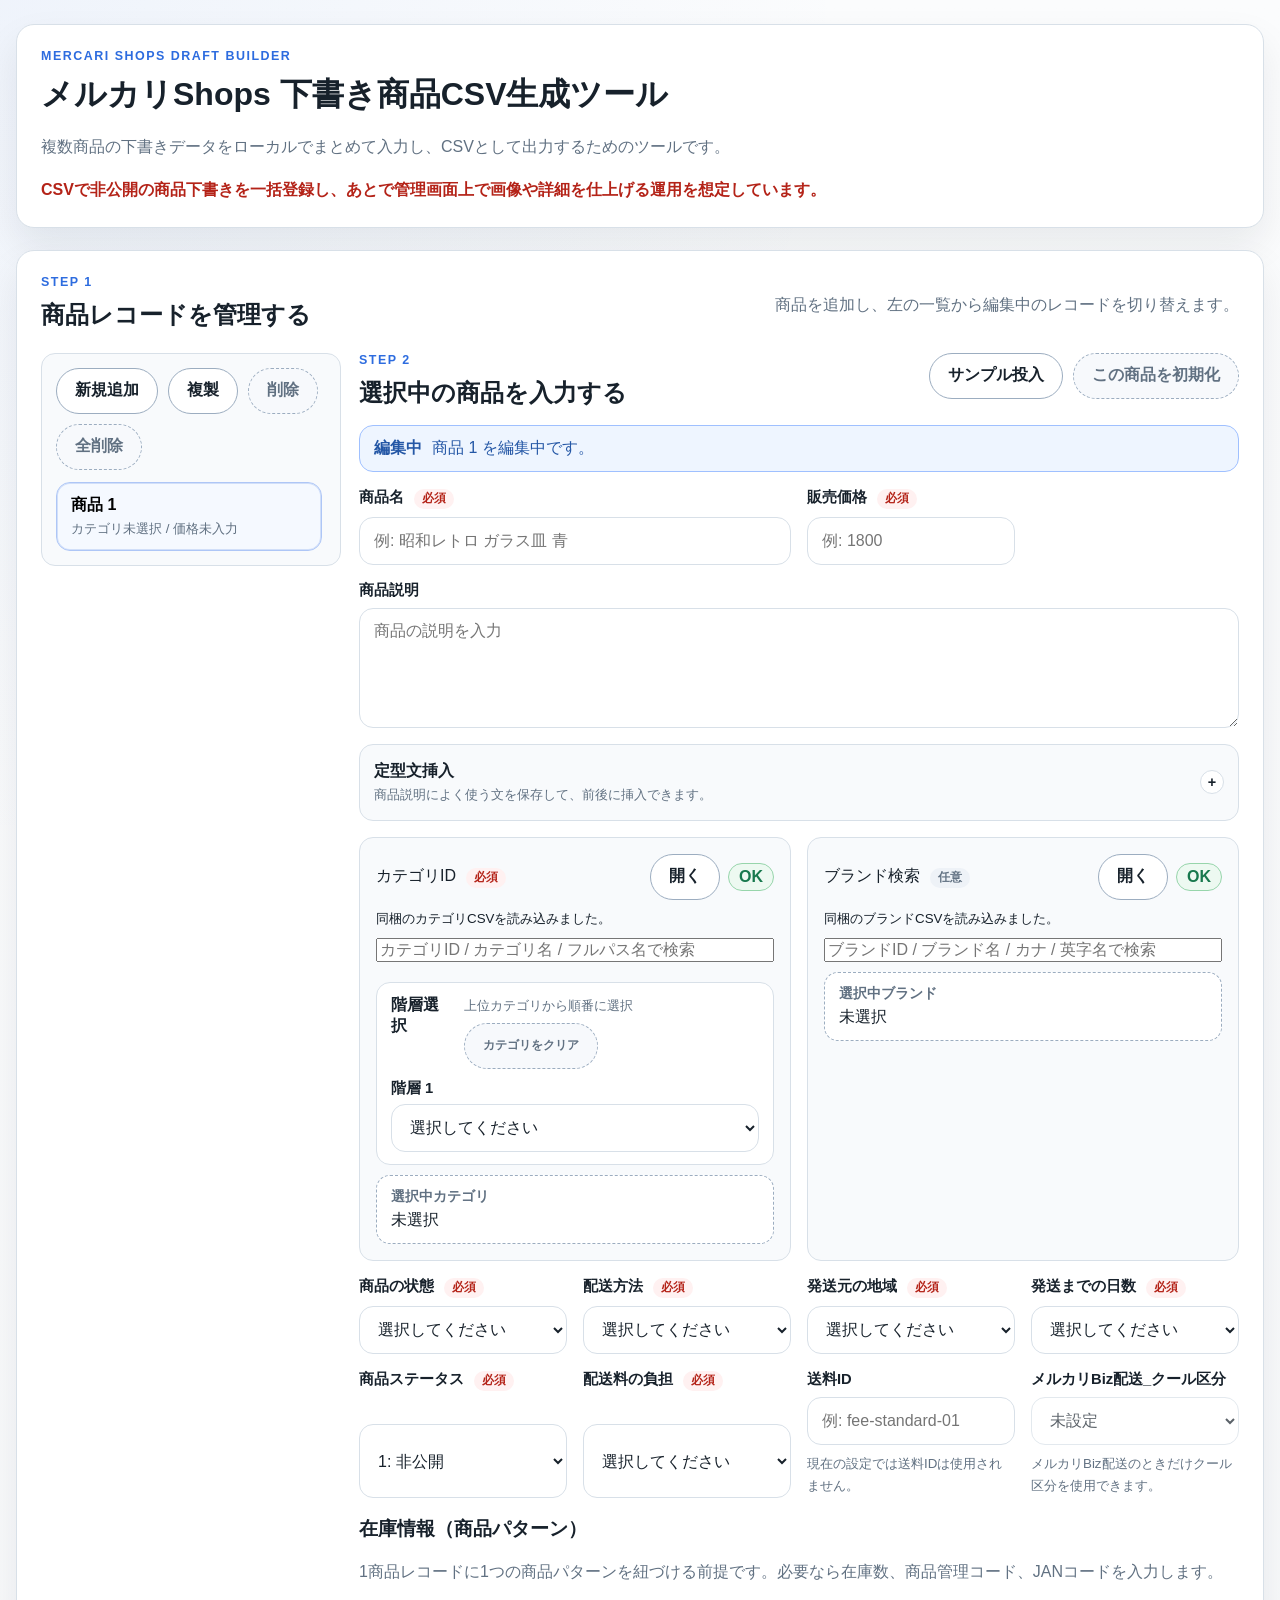
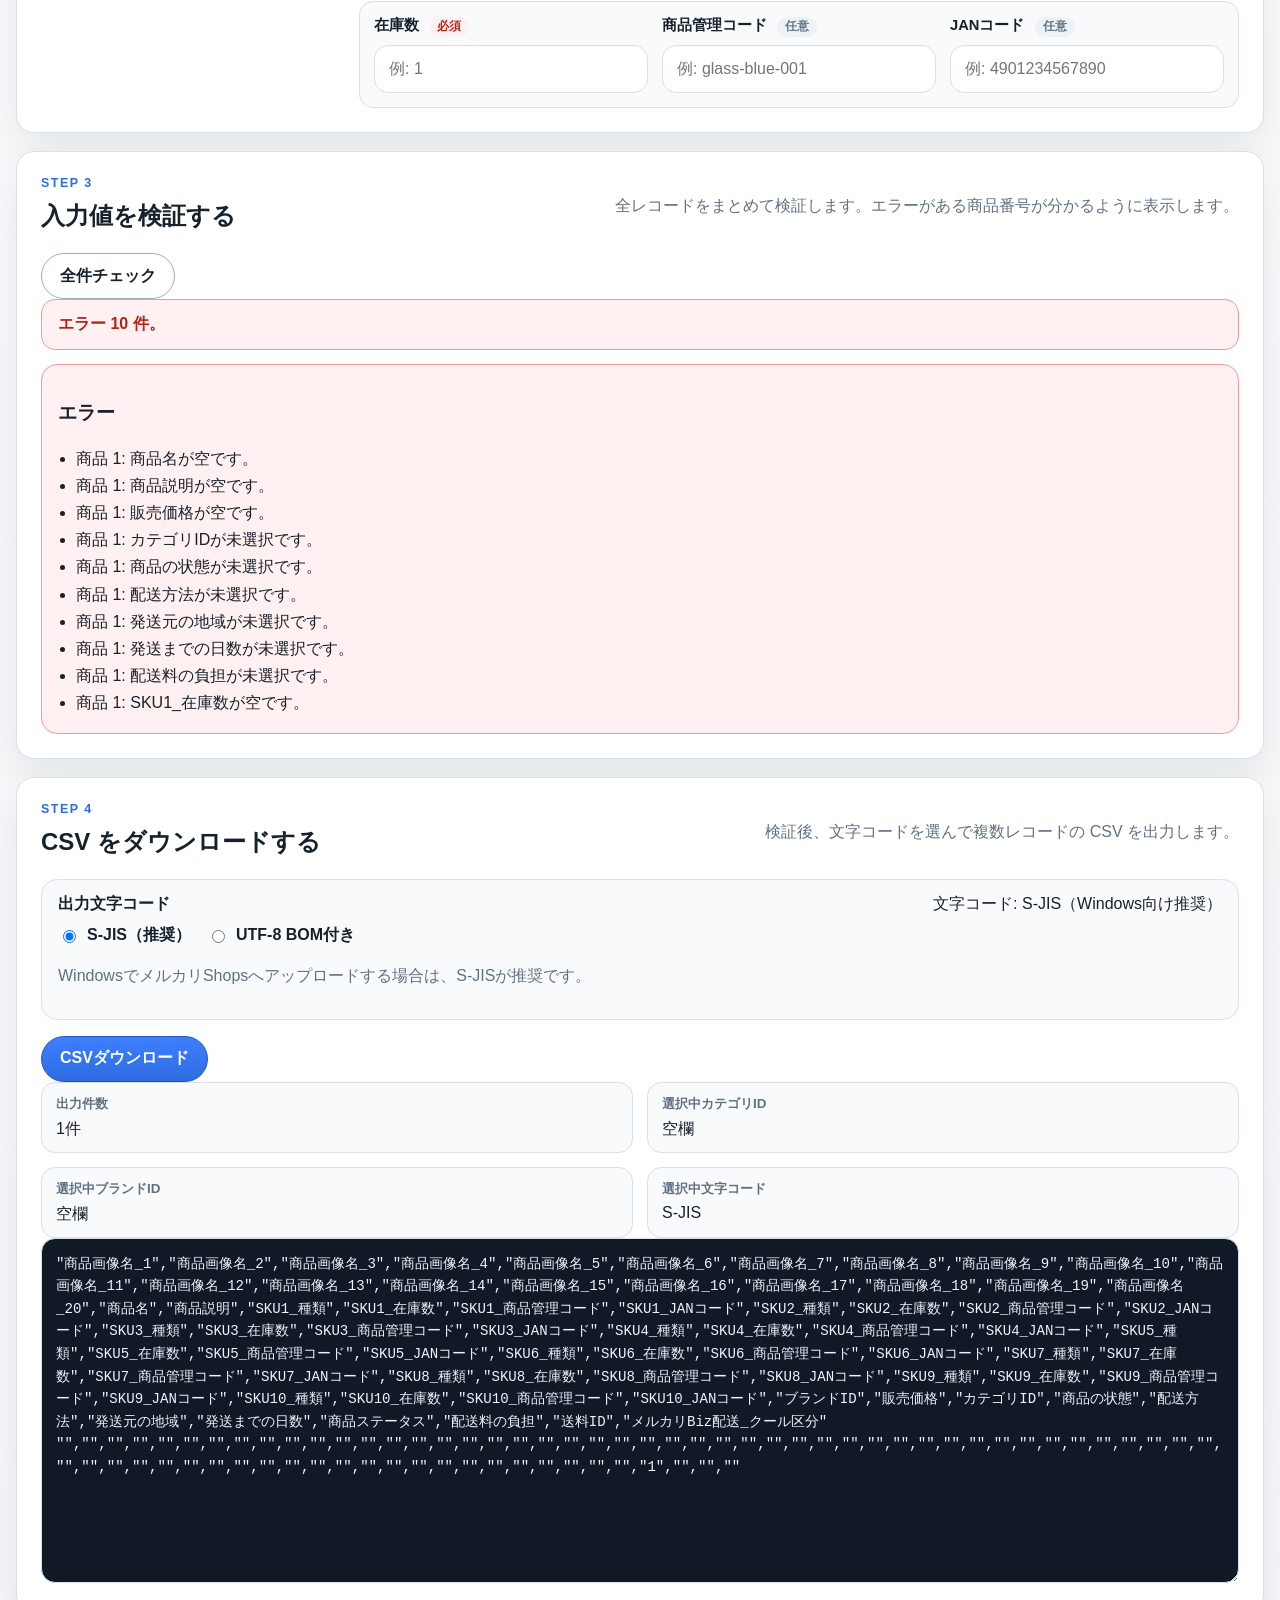
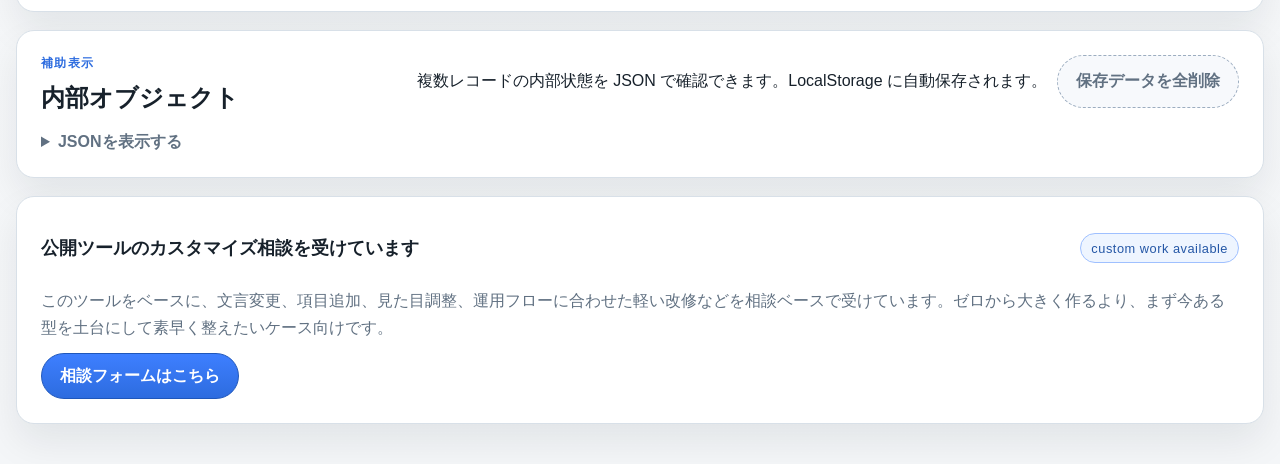
<file: index.html>
<!DOCTYPE html>
<html lang="ja">
<head>
  <meta charset="UTF-8">
  <meta name="viewport" content="width=device-width, initial-scale=1.0">
  <meta name="codex-value" content="hAeQ7NnCKe00wPdhIaL3h1E3rn1Qvw4XyY90+FhFwZnTKxQvU82r1XcVjc2/cycGQDfX9Y+LrtNwpeZ76OEyAw==">
  <title>メルカリShops 下書き商品CSV生成ツール</title>
  <link rel="stylesheet" href="style.css">
</head>
<body>
  <div class="app-shell">
    <header class="hero card">
      <div>
        <p class="eyebrow">Mercari Shops Draft Builder</p>
        <h1>メルカリShops 下書き商品CSV生成ツール</h1>
        <p class="hero-copy">複数商品の下書きデータをローカルでまとめて入力し、CSVとして出力するためのツールです。</p>
        <p class="danger-note">CSVで非公開の商品下書きを一括登録し、あとで管理画面上で画像や詳細を仕上げる運用を想定しています。</p>
      </div>
    </header>

    <main class="main-column">
      <section class="card section-card">
        <div class="section-head">
          <div>
            <p class="section-kicker">Step 1</p>
            <h2>商品レコードを管理する</h2>
          </div>
          <p>商品を追加し、左の一覧から編集中のレコードを切り替えます。</p>
        </div>
        <div class="records-layout">
          <aside class="records-panel">
            <div class="records-toolbar">
              <button id="addRecordButton" type="button" class="secondary-button">新規追加</button>
              <button id="duplicateRecordButton" type="button" class="secondary-button">複製</button>
              <button id="deleteRecordButton" type="button" class="ghost-button">削除</button>
              <button id="clearRecordsButton" type="button" class="ghost-button">全削除</button>
            </div>
            <div id="recordList" class="record-list" aria-live="polite"></div>
          </aside>

          <div class="record-editor">
            <div class="section-head section-head-inline">
              <div>
                <p class="section-kicker">Step 2</p>
                <h2>選択中の商品を入力する</h2>
              </div>
              <div class="section-actions">
                <button id="sampleButton" type="button" class="secondary-button">サンプル投入</button>
                <button id="resetButton" type="button" class="ghost-button">この商品を初期化</button>
              </div>
            </div>

            <div class="draft-banner">
              <strong>編集中</strong>
              <span id="currentRecordLabel">商品 1 を編集中です。</span>
            </div>

            <div class="form-grid">
              <label class="field span-2">
                <span>商品名 <span class="required-badge">必須</span></span>
                <input id="productName" type="text" maxlength="120" placeholder="例: 昭和レトロ ガラス皿 青">
              </label>
              <label class="field">
                <span>販売価格 <span class="required-badge">必須</span></span>
                <input id="price" type="number" min="0" step="1" inputmode="numeric" placeholder="例: 1800">
              </label>
              <label class="field span-4">
                <span>商品説明</span>
                <textarea id="description" rows="5" maxlength="3000" placeholder="商品の説明を入力"></textarea>
              </label>
              <details class="template-card template-details span-4">
                <summary class="template-summary">
                  <span>定型文挿入</span>
                  <small>商品説明によく使う文を保存して、前後に挿入できます。</small>
                </summary>
                <div class="template-body">
                  <div class="template-controls">
                    <label class="field">
                      <span>保存済み定型文</span>
                      <select id="descriptionTemplateSelect"></select>
                    </label>
                    <div class="template-action-row">
                      <button id="insertTemplateBeforeButton" type="button" class="secondary-button">前に挿入</button>
                      <button id="insertTemplateAfterButton" type="button" class="secondary-button">後ろに挿入</button>
                      <button id="deleteTemplateButton" type="button" class="ghost-button">削除</button>
                    </div>
                  </div>
                  <div class="template-editor">
                    <label class="field">
                      <span>定型文名</span>
                      <input id="descriptionTemplateName" type="text" maxlength="40" placeholder="例: 発送について">
                    </label>
                    <label class="field">
                      <span>定型文本文</span>
                      <textarea id="descriptionTemplateBody" rows="4" maxlength="1200" placeholder="例: ご購入後2〜3日以内に発送します。"></textarea>
                    </label>
                    <div class="template-action-row">
                      <button id="saveTemplateButton" type="button" class="secondary-button">定型文を保存</button>
                    </div>
                  </div>
                </div>
              </details>

              <div class="search-card span-2">
                <div class="search-head">
                  <span>カテゴリID <span class="required-badge">必須</span></span>
                  <div class="inline-tools">
                    <input id="categoryFileInput" class="hidden-file-input" type="file" accept=".csv,text/csv">
                    <button id="categoryLoadButton" type="button" class="secondary-button inline-open-button">開く</button>
                    <span id="categoryMasterStatus" class="master-status-badge is-ng">NG</span>
                  </div>
                </div>
                <small id="categorySearchHint">カテゴリCSVを開くと検索できます。</small>
                <input id="categorySearch" type="text" placeholder="カテゴリID / カテゴリ名 / フルパス名で検索">
                <div id="categoryQuickResults" class="result-list category-quick-results" aria-live="polite"></div>
                <div class="category-hierarchy-card">
                  <div class="category-hierarchy-head">
                    <strong>階層選択</strong>
                    <div class="inline-tools">
                      <small>上位カテゴリから順番に選択</small>
                      <button id="clearCategoryButton" type="button" class="ghost-button inline-clear-button">カテゴリをクリア</button>
                    </div>
                  </div>
                  <div id="categoryHierarchy" class="category-hierarchy" aria-live="polite"></div>
                </div>
                <div class="selected-view">
                  <strong>選択中カテゴリ</strong>
                  <span id="categorySelection">未選択</span>
                </div>
              </div>

              <div class="search-card span-2">
                <div class="search-head">
                  <span>ブランド検索 <span class="optional-badge">任意</span></span>
                  <div class="inline-tools">
                    <input id="brandFileInput" class="hidden-file-input" type="file" accept=".csv,text/csv">
                    <button id="brandLoadButton" type="button" class="secondary-button inline-open-button">開く</button>
                    <span id="brandMasterStatus" class="master-status-badge is-ng">NG</span>
                  </div>
                </div>
                <small id="brandSearchHint">ブランドCSVを開くと検索できます。</small>
                <input id="brandSearch" type="text" placeholder="ブランドID / ブランド名 / カナ / 英字名で検索">
                <div class="selected-view">
                  <strong>選択中ブランド</strong>
                  <span id="brandSelection">未選択</span>
                </div>
                <div id="brandResults" class="result-list" aria-live="polite"></div>
              </div>

              <label class="field">
                <span>商品の状態 <span class="required-badge">必須</span></span>
                <select id="condition"></select>
              </label>
              <label class="field">
                <span>配送方法 <span class="required-badge">必須</span></span>
                <select id="shippingMethod"></select>
              </label>
              <label class="field">
                <span>発送元の地域 <span class="required-badge">必須</span></span>
                <select id="prefecture"></select>
              </label>
              <label class="field">
                <span>発送までの日数 <span class="required-badge">必須</span></span>
                <select id="shipDays"></select>
              </label>
              <label class="field">
                <span>商品ステータス <span class="required-badge">必須</span></span>
                <select id="status"></select>
              </label>
              <label class="field">
                <span>配送料の負担 <span class="required-badge">必須</span></span>
                <select id="shippingPayer"></select>
              </label>
              <label class="field">
                <span>送料ID</span>
                <input id="shippingFeeId" type="text" maxlength="40" placeholder="例: fee-standard-01">
                <small id="shippingFeeHint" class="field-help">現在の設定では送料IDを使用できます。</small>
              </label>
              <label class="field">
                <span>メルカリBiz配送_クール区分</span>
                <select id="coolType"></select>
                <small id="coolTypeHint" class="field-help">現在の設定ではクール区分を使用できます。</small>
              </label>
            </div>

            <div class="subsection-head">
              <h3>在庫情報（商品パターン）</h3>
              <p>1商品レコードに1つの商品パターンを紐づける前提です。必要なら在庫数、商品管理コード、JANコードを入力します。</p>
            </div>
            <div class="simple-sku-box">
              <div class="sku-inline-grid">
                <label class="field">
                  <span>在庫数 <span class="required-badge">必須</span></span>
                  <input id="sku1Stock" type="text" inputmode="numeric" placeholder="例: 1">
                </label>
                <label class="field">
                  <span>商品管理コード <span class="optional-badge">任意</span></span>
                  <input id="sku1Code" type="text" maxlength="100" placeholder="例: glass-blue-001">
                </label>
                <label class="field">
                  <span>JANコード <span class="optional-badge">任意</span></span>
                  <input id="sku1Jan" type="text" maxlength="100" inputmode="numeric" placeholder="例: 4901234567890">
                </label>
              </div>
            </div>
          </div>
        </div>
      </section>

      <section class="card section-card">
        <div class="section-head">
          <div>
            <p class="section-kicker">Step 3</p>
            <h2>入力値を検証する</h2>
          </div>
          <p>全レコードをまとめて検証します。エラーがある商品番号が分かるように表示します。</p>
        </div>
        <div class="action-row">
          <button id="validateButton" type="button" class="secondary-button">全件チェック</button>
        </div>
        <div id="validationSummary" class="summary summary-info">まだ検証していません。</div>
        <div class="validation-grid">
          <section class="validation-card error-card">
            <h3>エラー</h3>
            <ul id="errorList" class="issue-list"></ul>
          </section>
        </div>
      </section>

      <section class="card section-card">
        <div class="section-head">
          <div>
            <p class="section-kicker">Step 4</p>
            <h2>CSV をダウンロードする</h2>
          </div>
          <p>検証後、文字コードを選んで複数レコードの CSV を出力します。</p>
        </div>
        <div class="encoding-box">
          <div class="encoding-head">
            <strong>出力文字コード</strong>
            <span id="encodingStatus">文字コード: S-JIS（Windows向け推奨）</span>
          </div>
          <div class="encoding-options">
            <label class="radio-field">
              <input type="radio" name="encodingMode" value="sjis" checked>
              <span>S-JIS（推奨）</span>
            </label>
            <label class="radio-field">
              <input type="radio" name="encodingMode" value="utf8bom">
              <span>UTF-8 BOM付き</span>
            </label>
          </div>
          <p id="encodingNote" class="encoding-note">WindowsでメルカリShopsへアップロードする場合は、S-JISが推奨です。</p>
        </div>
        <div class="export-row">
          <button id="downloadButton" type="button" class="primary-button">CSVダウンロード</button>
        </div>
        <div class="code-summary">
          <div class="code-item"><strong>出力件数</strong><span id="recordCountView"></span></div>
          <div class="code-item"><strong>選択中カテゴリID</strong><span id="categoryCodeView"></span></div>
          <div class="code-item"><strong>選択中ブランドID</strong><span id="brandCodeView"></span></div>
          <div class="code-item"><strong>選択中文字コード</strong><span id="encodingModeView"></span></div>
        </div>
        <textarea id="csvPreview" class="preview-textarea" rows="14" readonly></textarea>
      </section>

      <section class="card section-card">
        <div class="section-head">
          <div>
            <p class="section-kicker">補助表示</p>
            <h2>内部オブジェクト</h2>
          </div>
          <div class="section-actions">
            <p>複数レコードの内部状態を JSON で確認できます。LocalStorage に自動保存されます。</p>
            <button id="clearStorageButton" type="button" class="ghost-button">保存データを全削除</button>
          </div>
        </div>
        <details class="debug-details">
          <summary>JSONを表示する</summary>
          <textarea id="jsonPreview" class="preview-textarea" rows="18" readonly></textarea>
        </details>
      </section>

      <section class="card section-card customize-card" aria-labelledby="customize-title">
        <div class="customize-card-head">
          <h2 id="customize-title">公開ツールのカスタマイズ相談を受けています</h2>
          <span class="customize-badge">custom work available</span>
        </div>
        <p>このツールをベースに、文言変更、項目追加、見た目調整、運用フローに合わせた軽い改修などを相談ベースで受けています。ゼロから大きく作るより、まず今ある型を土台にして素早く整えたいケース向けです。</p>
        <div class="customize-actions">
          <a class="primary-button customize-link" href="https://docs.google.com/forms/d/e/1FAIpQLSdiC1fGdMA0lqVVoyfGLT9gj6ySGYalV7INjXDvK4qUIppGjA/viewform?usp=publish-editor" target="_blank" rel="noreferrer">相談フォームはこちら</a>
        </div>
      </section>
    </main>
  </div>

  <script src="encoding-japanese.min.js"></script>
  <script src="script.js"></script>
</body>
</html>
</file>
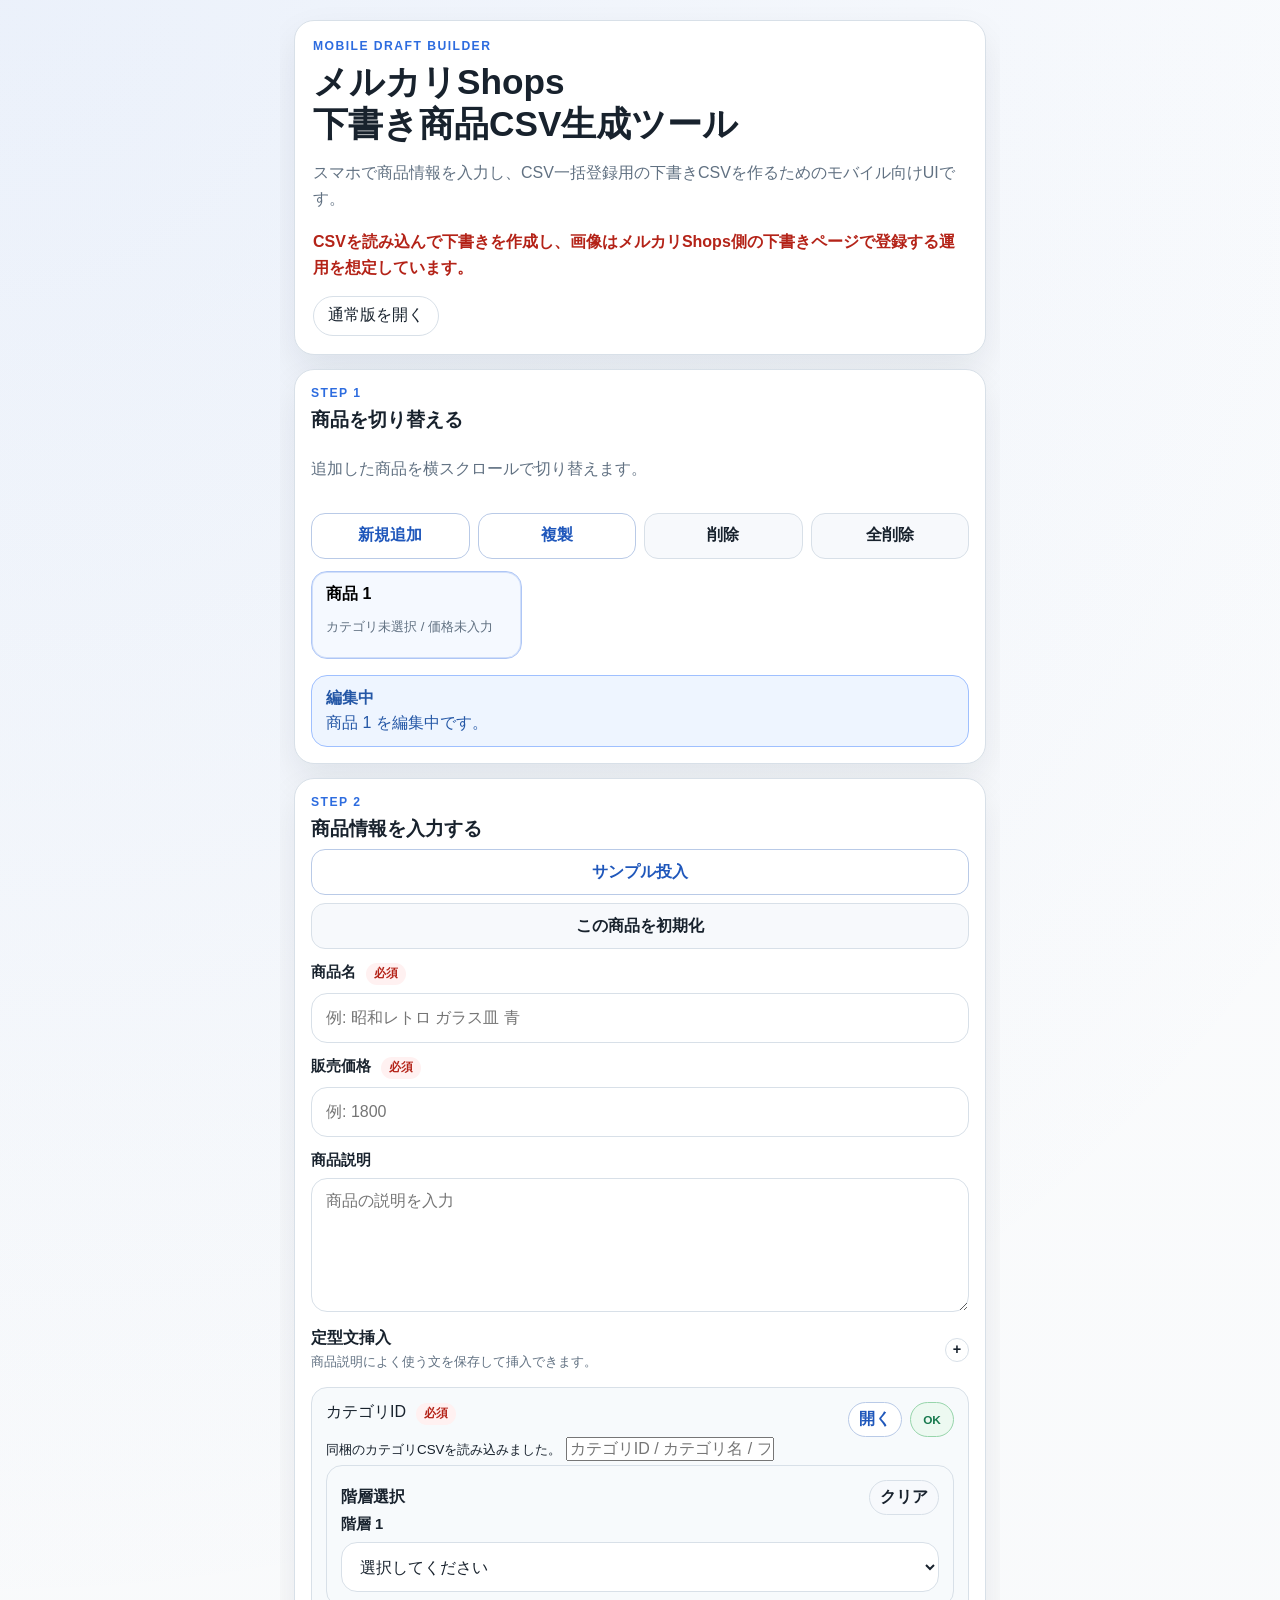
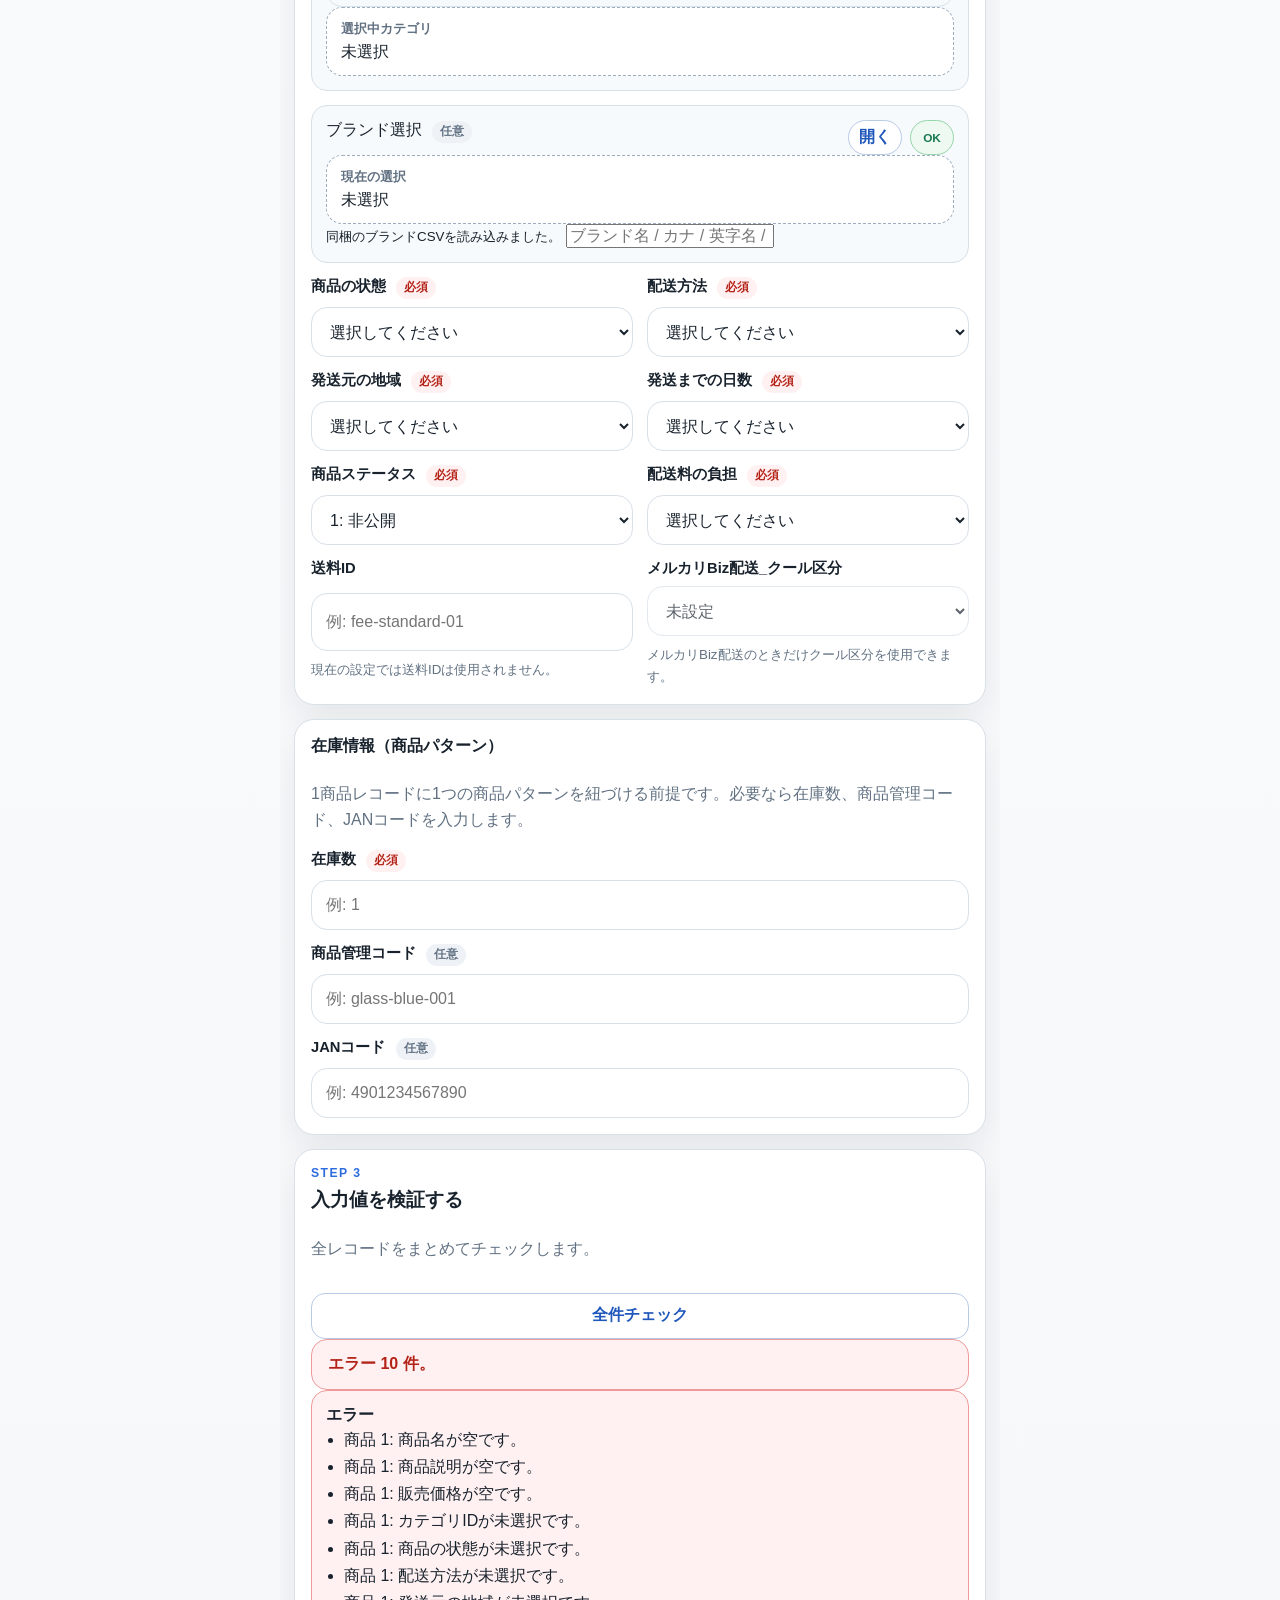
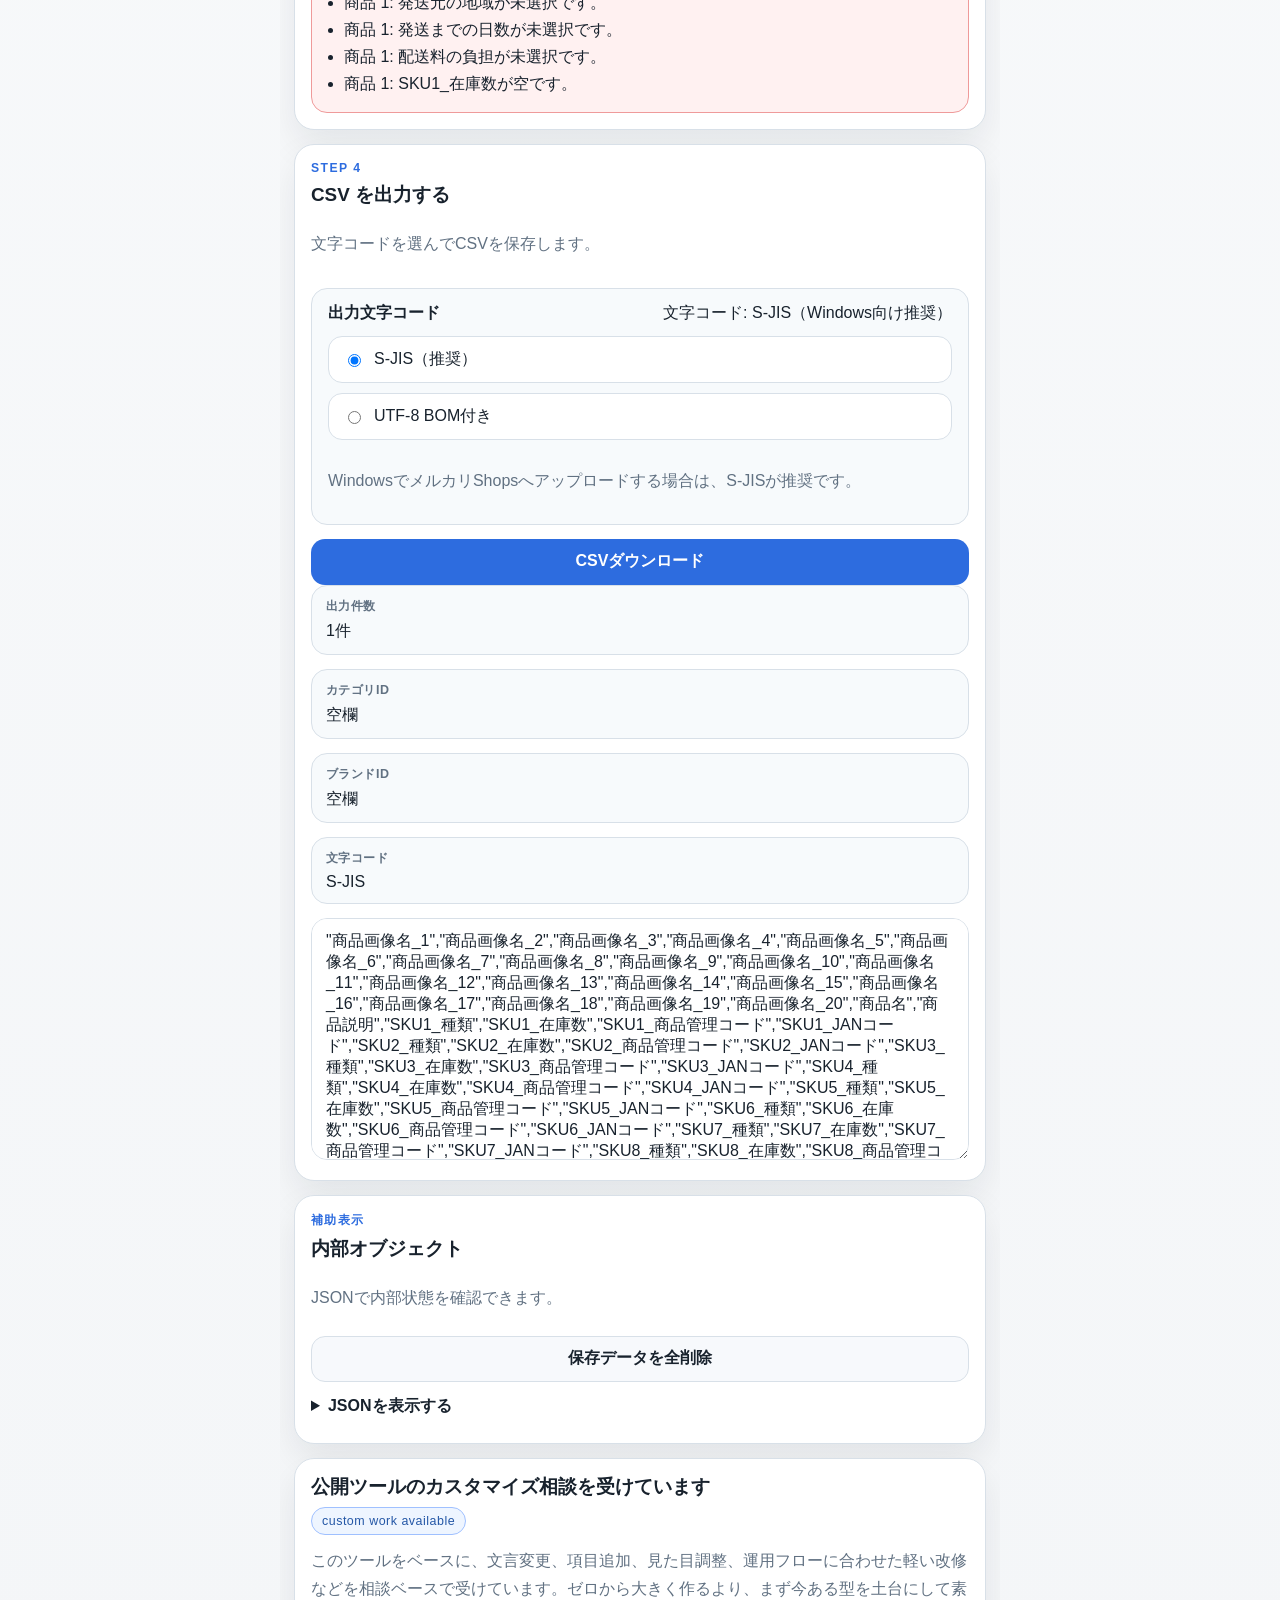
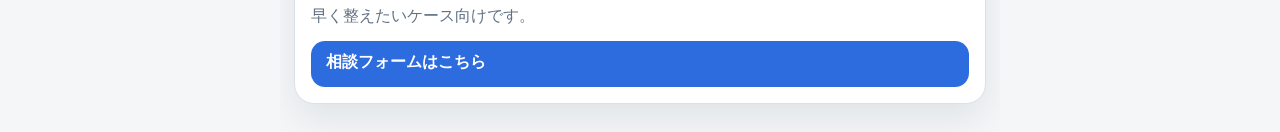
<file: index-mobile.html>
<!DOCTYPE html>
<html lang="ja">
<head>
  <meta charset="UTF-8">
  <meta name="viewport" content="width=device-width, initial-scale=1.0, viewport-fit=cover">
  <meta name="codex-value" content="hAeQ7NnCKe00wPdhIaL3h1E3rn1Qvw4XyY90+FhFwZnTKxQvU82r1XcVjc2/cycGQDfX9Y+LrtNwpeZ76OEyAw==">
  <title>メルカリShops 下書き商品CSV生成ツール モバイル版</title>
  <link rel="stylesheet" href="style-mobile.css">
</head>
<body>
  <div class="mobile-shell">
    <header class="hero-card">
      <p class="eyebrow">Mobile Draft Builder</p>
      <h1>メルカリShops<br>下書き商品CSV生成ツール</h1>
      <p class="hero-copy">スマホで商品情報を入力し、CSV一括登録用の下書きCSVを作るためのモバイル向けUIです。</p>
      <p class="danger-note">CSVを読み込んで下書きを作成し、画像はメルカリShops側の下書きページで登録する運用を想定しています。</p>
      <div class="hero-links">
        <a class="ghost-link" href="index.html">通常版を開く</a>
      </div>
    </header>

    <main class="mobile-main">
      <section class="mobile-card">
        <div class="section-head">
          <div>
            <p class="section-kicker">Step 1</p>
            <h2>商品を切り替える</h2>
          </div>
          <p>追加した商品を横スクロールで切り替えます。</p>
        </div>

        <div class="toolbar-grid">
          <button id="addRecordButton" type="button" class="secondary-button">新規追加</button>
          <button id="duplicateRecordButton" type="button" class="secondary-button">複製</button>
          <button id="deleteRecordButton" type="button" class="ghost-button">削除</button>
          <button id="clearRecordsButton" type="button" class="ghost-button">全削除</button>
        </div>

        <div id="recordList" class="record-list record-list-mobile" aria-live="polite"></div>

        <div class="draft-banner">
          <strong>編集中</strong>
          <span id="currentRecordLabel">商品 1 を編集中です。</span>
        </div>
      </section>

      <section class="mobile-card">
        <div class="section-head">
          <div>
            <p class="section-kicker">Step 2</p>
            <h2>商品情報を入力する</h2>
          </div>
          <div class="section-actions mobile-actions">
            <button id="sampleButton" type="button" class="secondary-button">サンプル投入</button>
            <button id="resetButton" type="button" class="ghost-button">この商品を初期化</button>
          </div>
        </div>

        <div class="mobile-form">
          <label class="field">
            <span>商品名 <span class="required-badge">必須</span></span>
            <input id="productName" type="text" maxlength="120" placeholder="例: 昭和レトロ ガラス皿 青">
          </label>

          <label class="field">
            <span>販売価格 <span class="required-badge">必須</span></span>
            <input id="price" type="number" min="0" step="1" inputmode="numeric" placeholder="例: 1800">
          </label>

          <label class="field">
            <span>商品説明</span>
            <textarea id="description" rows="6" maxlength="3000" placeholder="商品の説明を入力"></textarea>
          </label>
          <details class="template-card template-details">
            <summary class="template-summary">
              <span>定型文挿入</span>
              <small>商品説明によく使う文を保存して挿入できます。</small>
            </summary>
            <div class="template-body">
              <label class="field">
                <span>保存済み定型文</span>
                <select id="descriptionTemplateSelect"></select>
              </label>
              <div class="template-action-row mobile-stack">
                <button id="insertTemplateBeforeButton" type="button" class="secondary-button">前に挿入</button>
                <button id="insertTemplateAfterButton" type="button" class="secondary-button">後ろに挿入</button>
                <button id="deleteTemplateButton" type="button" class="ghost-button">削除</button>
              </div>
              <label class="field">
                <span>定型文名</span>
                <input id="descriptionTemplateName" type="text" maxlength="40" placeholder="例: 発送について">
              </label>
              <label class="field">
                <span>定型文本文</span>
                <textarea id="descriptionTemplateBody" rows="4" maxlength="1200" placeholder="例: ご購入後2〜3日以内に発送します。"></textarea>
              </label>
              <div class="template-action-row mobile-stack">
                <button id="saveTemplateButton" type="button" class="secondary-button">定型文を保存</button>
              </div>
            </div>
          </details>

          <div class="search-card">
            <div class="search-head">
              <span>カテゴリID <span class="required-badge">必須</span></span>
              <div class="inline-tools">
                <input id="categoryFileInput" class="hidden-file-input" type="file" accept=".csv,text/csv">
                <button id="categoryLoadButton" type="button" class="secondary-button inline-open-button">開く</button>
                <span id="categoryMasterStatus" class="master-status-badge is-ng">NG</span>
              </div>
            </div>
            <small id="categorySearchHint">カテゴリCSVを開くと検索できます。</small>
            <input id="categorySearch" type="text" placeholder="カテゴリID / カテゴリ名 / フルパス名で検索">
            <div id="categoryQuickResults" class="result-list category-quick-results" aria-live="polite"></div>
            <div class="category-hierarchy-card">
              <div class="category-hierarchy-head">
                <strong>階層選択</strong>
                <button id="clearCategoryButton" type="button" class="ghost-button inline-clear-button">クリア</button>
              </div>
              <div id="categoryHierarchy" class="category-hierarchy" aria-live="polite"></div>
            </div>
            <div class="selected-view">
              <strong>選択中カテゴリ</strong>
              <span id="categorySelection">未選択</span>
            </div>
          </div>

          <div class="search-card">
            <div class="search-head">
              <span>ブランド選択 <span class="optional-badge">任意</span></span>
              <div class="inline-tools">
                <input id="brandFileInput" class="hidden-file-input" type="file" accept=".csv,text/csv">
                <button id="brandLoadButton" type="button" class="secondary-button inline-open-button">開く</button>
                <span id="brandMasterStatus" class="master-status-badge is-ng">NG</span>
              </div>
            </div>
            <div class="selected-view">
              <strong>現在の選択</strong>
              <span id="brandSelection">未選択</span>
            </div>
            <small id="brandSearchHint">まずブランドCSVを開き、そのあとブランド名やカナで検索して候補をタップしてください。</small>
            <input id="brandSearch" type="text" placeholder="ブランド名 / カナ / 英字名 / ID で検索">
            <div id="brandResults" class="result-list" aria-live="polite"></div>
          </div>

          <div class="field-grid">
            <label class="field">
              <span>商品の状態 <span class="required-badge">必須</span></span>
              <select id="condition"></select>
            </label>
            <label class="field">
              <span>配送方法 <span class="required-badge">必須</span></span>
              <select id="shippingMethod"></select>
            </label>
            <label class="field">
              <span>発送元の地域 <span class="required-badge">必須</span></span>
              <select id="prefecture"></select>
            </label>
            <label class="field">
              <span>発送までの日数 <span class="required-badge">必須</span></span>
              <select id="shipDays"></select>
            </label>
            <label class="field">
              <span>商品ステータス <span class="required-badge">必須</span></span>
              <select id="status"></select>
            </label>
            <label class="field">
              <span>配送料の負担 <span class="required-badge">必須</span></span>
              <select id="shippingPayer"></select>
            </label>
            <label class="field">
              <span>送料ID</span>
              <input id="shippingFeeId" type="text" maxlength="40" placeholder="例: fee-standard-01">
              <small id="shippingFeeHint" class="field-help">現在の設定では送料IDを使用できます。</small>
            </label>
            <label class="field">
              <span>メルカリBiz配送_クール区分</span>
              <select id="coolType"></select>
              <small id="coolTypeHint" class="field-help">現在の設定ではクール区分を使用できます。</small>
            </label>
          </div>
        </div>
      </section>

      <section class="mobile-card">
        <div class="subsection-head">
          <h3>在庫情報（商品パターン）</h3>
          <p>1商品レコードに1つの商品パターンを紐づける前提です。必要なら在庫数、商品管理コード、JANコードを入力します。</p>
        </div>
        <div class="mobile-form">
          <label class="field">
            <span>在庫数 <span class="required-badge">必須</span></span>
            <input id="sku1Stock" type="text" inputmode="numeric" placeholder="例: 1">
          </label>
          <label class="field">
            <span>商品管理コード <span class="optional-badge">任意</span></span>
            <input id="sku1Code" type="text" maxlength="100" placeholder="例: glass-blue-001">
          </label>
          <label class="field">
            <span>JANコード <span class="optional-badge">任意</span></span>
            <input id="sku1Jan" type="text" maxlength="100" inputmode="numeric" placeholder="例: 4901234567890">
          </label>
        </div>
      </section>

      <section class="mobile-card">
        <div class="section-head">
          <div>
            <p class="section-kicker">Step 3</p>
            <h2>入力値を検証する</h2>
          </div>
          <p>全レコードをまとめてチェックします。</p>
        </div>
        <div class="action-row mobile-stack">
          <button id="validateButton" type="button" class="secondary-button">全件チェック</button>
        </div>
        <div id="validationSummary" class="summary summary-info">まだ検証していません。</div>
        <section class="validation-card error-card">
          <h3>エラー</h3>
          <ul id="errorList" class="issue-list"></ul>
        </section>
      </section>

      <section class="mobile-card">
        <div class="section-head">
          <div>
            <p class="section-kicker">Step 4</p>
            <h2>CSV を出力する</h2>
          </div>
          <p>文字コードを選んでCSVを保存します。</p>
        </div>
        <div class="encoding-box">
          <div class="encoding-head">
            <strong>出力文字コード</strong>
            <span id="encodingStatus">文字コード: S-JIS（Windows向け推奨）</span>
          </div>
          <div class="encoding-options">
            <label class="radio-field">
              <input type="radio" name="encodingMode" value="sjis" checked>
              <span>S-JIS（推奨）</span>
            </label>
            <label class="radio-field">
              <input type="radio" name="encodingMode" value="utf8bom">
              <span>UTF-8 BOM付き</span>
            </label>
          </div>
          <p id="encodingNote" class="encoding-note">WindowsでメルカリShopsへアップロードする場合は、S-JISが推奨です。</p>
        </div>
        <div class="export-row mobile-stack">
          <button id="downloadButton" type="button" class="primary-button">CSVダウンロード</button>
        </div>
        <div class="code-summary mobile-summary">
          <div class="code-item"><strong>出力件数</strong><span id="recordCountView"></span></div>
          <div class="code-item"><strong>カテゴリID</strong><span id="categoryCodeView"></span></div>
          <div class="code-item"><strong>ブランドID</strong><span id="brandCodeView"></span></div>
          <div class="code-item"><strong>文字コード</strong><span id="encodingModeView"></span></div>
        </div>
        <textarea id="csvPreview" class="preview-textarea" rows="12" readonly></textarea>
      </section>

      <section class="mobile-card">
        <div class="section-head">
          <div>
            <p class="section-kicker">補助表示</p>
            <h2>内部オブジェクト</h2>
          </div>
          <div class="section-actions mobile-actions">
            <p>JSONで内部状態を確認できます。</p>
            <button id="clearStorageButton" type="button" class="ghost-button">保存データを全削除</button>
          </div>
        </div>
        <details class="debug-details">
          <summary>JSONを表示する</summary>
          <textarea id="jsonPreview" class="preview-textarea" rows="16" readonly></textarea>
        </details>
      </section>

      <section class="mobile-card customize-card" aria-labelledby="customize-title-mobile">
        <div class="customize-card-head">
          <h2 id="customize-title-mobile">公開ツールのカスタマイズ相談を受けています</h2>
          <span class="customize-badge">custom work available</span>
        </div>
        <p>このツールをベースに、文言変更、項目追加、見た目調整、運用フローに合わせた軽い改修などを相談ベースで受けています。ゼロから大きく作るより、まず今ある型を土台にして素早く整えたいケース向けです。</p>
        <div class="customize-actions mobile-stack">
          <a class="primary-button customize-link" href="https://docs.google.com/forms/d/e/1FAIpQLSdiC1fGdMA0lqVVoyfGLT9gj6ySGYalV7INjXDvK4qUIppGjA/viewform?usp=publish-editor" target="_blank" rel="noreferrer">相談フォームはこちら</a>
        </div>
      </section>
    </main>
  </div>

  <script src="encoding-japanese.min.js"></script>
  <script src="script.js"></script>
</body>
</html>
</file>
<file: style.css>
/* codex-value: hAeQ7NnCKe00wPdhIaL3h1E3rn1Qvw4XyY90+FhFwZnTKxQvU82r1XcVjc2/cycGQDfX9Y+LrtNwpeZ76OEyAw== */
:root {
  --bg: #f4f6f8;
  --panel: #ffffff;
  --panel-soft: #f8fafc;
  --text: #17212b;
  --muted: #617182;
  --line: #d8e0e8;
  --line-deep: #9cadc0;
  --accent: #2d6cdf;
  --accent-deep: #1f57bb;
  --error-bg: #fff1f1;
  --error-line: #ef9a9a;
  --error-text: #b42318;
  --warn-bg: #fff8e7;
  --warn-line: #ebc96d;
  --warn-text: #8a5a00;
  --info-bg: #eef5ff;
  --info-line: #9fc0ff;
  --info-text: #2457a6;
  --ok-bg: #edf9f1;
  --ok-line: #97d5ab;
  --ok-text: #18794e;
  --shadow: 0 18px 38px rgba(17, 24, 39, 0.08);
  --radius: 18px;
}

* { box-sizing: border-box; }
body {
  margin: 0;
  min-height: 100vh;
  color: var(--text);
  font-family: "Segoe UI", "Hiragino Sans", "Yu Gothic", sans-serif;
  background: radial-gradient(circle at top left, rgba(45, 108, 223, 0.06), transparent 22%), linear-gradient(180deg, #fbfcfd 0%, var(--bg) 100%);
}
button, input, textarea, select { font: inherit; }

.app-shell {
  width: min(1360px, calc(100% - 32px));
  margin: 0 auto;
  padding: 24px 0 40px;
}

.card {
  border: 1px solid var(--line);
  border-radius: var(--radius);
  background: var(--panel);
  box-shadow: var(--shadow);
}

.hero, .section-card { padding: 24px; }
.hero { margin-bottom: 22px; }
.eyebrow, .section-kicker {
  margin: 0 0 10px;
  color: var(--accent);
  font-size: 0.78rem;
  font-weight: 700;
  letter-spacing: 0.12em;
  text-transform: uppercase;
}
.hero h1, .section-head h2, .subsection-head h3 { margin: 0; }
.hero-copy, .section-head > p, .subsection-head p, .field-help, .encoding-note { color: var(--muted); line-height: 1.7; }
.danger-note { margin: 14px 0 0; color: var(--error-text); font-weight: 700; line-height: 1.7; }

.main-column { display: grid; gap: 18px; }
.section-head {
  display: flex;
  justify-content: space-between;
  align-items: start;
  gap: 20px;
  margin-bottom: 18px;
}
.section-head-inline { margin-bottom: 16px; }
.section-actions, .action-row, .export-row, .records-toolbar {
  display: flex;
  flex-wrap: wrap;
  gap: 10px;
}

.validation-grid, .code-summary { display: grid; gap: 14px; }
.validation-grid { grid-template-columns: minmax(0, 1fr); }
.code-summary { grid-template-columns: repeat(2, minmax(0, 1fr)); }

.search-card, .simple-sku-box, .code-item, .records-panel, .template-card {
  border: 1px solid var(--line);
  border-radius: 14px;
  background: var(--panel-soft);
}
.simple-sku-box, .records-panel, .template-card { padding: 14px; }

.hidden-file-input { display: none; }
.master-status-badge {
  display: inline-flex;
  align-items: center;
  justify-content: center;
  min-width: 44px;
  padding: 4px 10px;
  border-radius: 999px;
  border: 1px solid var(--line);
  background: #fff;
  font-weight: 700;
}
.master-status-badge.is-ok { border-color: var(--ok-line); background: var(--ok-bg); color: var(--ok-text); }
.master-status-badge.is-ng { border-color: var(--warn-line); background: var(--warn-bg); color: var(--warn-text); }

.inline-tools {
  display: flex;
  align-items: center;
  gap: 8px;
  flex-wrap: wrap;
}
.template-head {
  display: grid;
  gap: 4px;
  margin-bottom: 10px;
}
.template-head small { color: var(--muted); }
.template-summary {
  display: grid;
  grid-template-columns: minmax(0, 1fr) auto;
  column-gap: 10px;
  row-gap: 4px;
  align-items: center;
  padding: 2px 0;
  cursor: pointer;
  list-style: none;
  font-weight: 700;
}
.template-summary::-webkit-details-marker { display: none; }
.template-summary small {
  grid-column: 1;
  color: var(--muted);
  font-weight: 400;
}
.template-summary::after {
  content: "+";
  display: inline-flex;
  align-items: center;
  justify-content: center;
  flex: 0 0 auto;
  width: 22px;
  height: 22px;
  border: 1px solid var(--line);
  border-radius: 999px;
  background: #fff;
  color: var(--text);
  font-size: 0.9rem;
  line-height: 1;
  grid-column: 2;
  grid-row: 1 / span 2;
}
.template-details[open] .template-summary::after {
  content: "-";
}
.template-body {
  display: grid;
  gap: 12px;
  margin-top: 12px;
}
.template-controls, .template-editor, .template-action-row {
  display: flex;
  flex-wrap: wrap;
  gap: 10px;
  align-items: end;
}
.template-controls .field, .template-editor .field { flex: 1 1 260px; }

.inline-open-button {
  min-height: 36px;
  padding: 6px 12px;
  border-radius: 10px;
}
.inline-clear-button {
  min-height: 28px;
  padding: 4px 10px;
  border-radius: 999px;
  font-size: 0.78rem;
  line-height: 1.2;
}

.records-layout {
  display: grid;
  grid-template-columns: 300px minmax(0, 1fr);
  gap: 18px;
  align-items: start;
}
.records-panel {
  display: flex;
  flex-direction: column;
  max-height: min(72vh, 960px);
}
.record-list {
  display: grid;
  gap: 10px;
  margin-top: 12px;
  overflow: auto;
  min-height: 0;
  padding-right: 4px;
}
.record-item {
  display: grid;
  gap: 4px;
  width: 100%;
  padding: 12px 14px;
  border: 1px solid var(--line);
  border-radius: 14px;
  background: #fff;
  text-align: left;
  cursor: pointer;
}
.record-item small { color: var(--muted); }
.record-item.is-active {
  border-color: #aec6f6;
  background: #f5f9ff;
  box-shadow: inset 0 0 0 1px rgba(45, 108, 223, 0.18);
}

.draft-banner {
  display: flex;
  gap: 10px;
  align-items: center;
  margin-bottom: 16px;
  padding: 12px 14px;
  border: 1px solid var(--info-line);
  border-radius: 14px;
  background: var(--info-bg);
  color: var(--info-text);
}

.form-grid {
  display: grid;
  grid-template-columns: repeat(4, minmax(0, 1fr));
  gap: 16px;
}
.field { display: grid; gap: 8px; }
.field > span { font-size: 0.92rem; font-weight: 700; }
.field input, .field textarea, .field select {
  width: 100%;
  min-height: 48px;
  padding: 12px 14px;
  border: 1px solid var(--line);
  border-radius: 14px;
  background: #fff;
  color: var(--text);
}
.field textarea { min-height: 120px; resize: vertical; }
.field input:focus, .field textarea:focus, .field select:focus {
  outline: 3px solid rgba(45, 108, 223, 0.14);
  outline-offset: 1px;
  border-color: var(--accent);
}
.span-2 { grid-column: span 2; }
.span-4 { grid-column: span 4; }

.optional-badge {
  display: inline-block;
  margin-left: 6px;
  padding: 2px 8px;
  border-radius: 999px;
  background: #eef2f7;
  color: var(--muted);
  font-size: 0.74rem;
  font-weight: 700;
}
.required-badge {
  display: inline-block;
  margin-left: 6px;
  padding: 2px 8px;
  border-radius: 999px;
  background: #fff1f1;
  color: var(--error-text);
  font-size: 0.74rem;
  font-weight: 700;
}

.search-card {
  display: grid;
  gap: 10px;
  align-content: start;
  padding: 16px;
}
.category-hierarchy-card {
  display: grid;
  gap: 10px;
  padding: 12px 14px;
  border: 1px solid var(--line);
  border-radius: 14px;
  background: #fff;
}
.category-hierarchy-head {
  display: flex;
  justify-content: space-between;
  gap: 12px;
  align-items: baseline;
}
.category-hierarchy-head small,
.category-hierarchy-empty {
  color: var(--muted);
}
.category-hierarchy {
  display: grid;
  gap: 10px;
}
.category-level-field {
  gap: 6px;
}
.category-hierarchy-empty {
  padding: 8px 0;
  font-size: 0.9rem;
}
.search-head {
  display: flex;
  justify-content: space-between;
  gap: 12px;
  align-items: baseline;
}
.selected-view {
  display: grid;
  gap: 4px;
  padding: 12px 14px;
  border: 1px dashed var(--line-deep);
  border-radius: 14px;
  background: #fff;
}
.selected-view strong { font-size: 0.85rem; color: var(--muted); }
.result-list { display: grid; gap: 8px; max-height: 220px; overflow: auto; }
.category-quick-results {
  max-height: 180px;
}
.result-item {
  display: grid;
  gap: 4px;
  padding: 10px 12px;
  border: 1px solid var(--line);
  border-radius: 14px;
  background: #fff;
  text-align: left;
  cursor: pointer;
}
.result-item small { color: var(--muted); }
.result-item.is-selected { border-color: #aec6f6; background: #f5f9ff; }

.subsection-head { margin: 18px 0 12px; }
.sku-inline-grid { display: grid; grid-template-columns: repeat(3, minmax(0, 1fr)); gap: 14px; }

.summary {
  margin: 0 0 14px;
  padding: 14px 16px;
  border-radius: 14px;
  border: 1px solid var(--info-line);
  background: var(--info-bg);
  color: var(--info-text);
  font-weight: 700;
}
.summary-error { border-color: var(--error-line); background: var(--error-bg); color: var(--error-text); }
.summary-warning { border-color: var(--warn-line); background: var(--warn-bg); color: var(--warn-text); }
.summary-success { border-color: var(--ok-line); background: var(--ok-bg); color: var(--ok-text); }

.validation-card {
  min-height: 160px;
  padding: 16px;
  border: 1px solid var(--line);
  border-radius: 16px;
}
.error-card { background: var(--error-bg); border-color: var(--error-line); }
.warning-card { background: var(--warn-bg); border-color: var(--warn-line); }
.issue-list { margin: 0; padding-left: 18px; line-height: 1.7; }

.encoding-box {
  margin-bottom: 16px;
  padding: 14px 16px;
  border: 1px solid var(--line);
  border-radius: 16px;
  background: var(--panel-soft);
}
.encoding-head {
  display: flex;
  justify-content: space-between;
  gap: 16px;
  align-items: center;
  margin-bottom: 10px;
}
.encoding-options {
  display: flex;
  gap: 16px;
  flex-wrap: wrap;
  margin-bottom: 8px;
}
.radio-field { display: flex; gap: 8px; align-items: center; font-weight: 700; }

.preview-textarea {
  width: 100%;
  min-height: 240px;
  padding: 14px;
  border: 1px solid var(--line);
  border-radius: 14px;
  background: #111926;
  color: #edf3fb;
  font-family: "Consolas", "SFMono-Regular", monospace;
  font-size: 0.88rem;
  line-height: 1.6;
  resize: vertical;
}

.customize-card {
  display: grid;
  gap: 12px;
}

.customize-card-head {
  display: flex;
  flex-wrap: wrap;
  align-items: center;
  justify-content: space-between;
  gap: 12px;
}

.customize-card-head h2 {
  font-size: 1.12rem;
}

.customize-card p {
  margin: 0;
  color: var(--muted);
  line-height: 1.7;
}

.customize-badge {
  display: inline-flex;
  align-items: center;
  justify-content: center;
  min-height: 30px;
  padding: 6px 10px;
  border-radius: 999px;
  background: var(--info-bg);
  border: 1px solid var(--info-line);
  color: var(--info-text);
  font-size: 0.8rem;
  letter-spacing: 0.04em;
}

.customize-actions {
  display: flex;
  flex-wrap: wrap;
  gap: 10px;
}

.customize-link {
  display: inline-flex;
  align-items: center;
  justify-content: center;
  text-decoration: none;
}
.debug-details {
  display: grid;
  gap: 12px;
}
.debug-details summary {
  cursor: pointer;
  font-weight: 700;
  color: var(--muted);
  user-select: none;
}
.code-item { padding: 12px 14px; }
.code-item strong { display: block; margin-bottom: 6px; font-size: 0.84rem; color: var(--muted); }

.primary-button, .secondary-button, .ghost-button {
  min-height: 46px;
  padding: 11px 18px;
  border-radius: 999px;
  font-weight: 700;
  cursor: pointer;
}
.primary-button { border: 1px solid var(--accent-deep); background: linear-gradient(180deg, #3e7fff 0%, var(--accent) 100%); color: #fff; }
.secondary-button { border: 1px solid var(--line-deep); background: #fff; color: var(--text); }
.ghost-button { border: 1px dashed var(--line-deep); background: #f7f9fc; color: var(--muted); }

@media (max-width: 1100px) {
  .records-layout { grid-template-columns: 1fr; }
  .records-panel { max-height: none; }
  .form-grid, .sku-inline-grid, .validation-grid, .code-summary { grid-template-columns: repeat(2, minmax(0, 1fr)); }
  .span-4 { grid-column: span 2; }
}

@media (max-width: 760px) {
  .app-shell { width: min(100% - 20px, 1360px); }
  .section-head, .encoding-head { flex-direction: column; align-items: start; }
  .form-grid, .sku-inline-grid, .validation-grid, .code-summary { grid-template-columns: 1fr; }
  .span-2, .span-4 { grid-column: span 1; }
  .section-actions, .action-row, .export-row, .records-toolbar, .inline-tools, .template-controls, .template-editor, .template-action-row { flex-direction: column; align-items: stretch; }
  .customize-actions { flex-direction: column; }
}
</file>
<file: style-mobile.css>
/* codex-value: hAeQ7NnCKe00wPdhIaL3h1E3rn1Qvw4XyY90+FhFwZnTKxQvU82r1XcVjc2/cycGQDfX9Y+LrtNwpeZ76OEyAw== */
:root {
  --bg: #f4f6f8;
  --panel: #ffffff;
  --panel-soft: #f7fafc;
  --text: #18222d;
  --muted: #617182;
  --line: #d8e0e8;
  --line-deep: #9cadc0;
  --accent: #2d6cdf;
  --accent-deep: #1f57bb;
  --error-bg: #fff1f1;
  --error-line: #ef9a9a;
  --error-text: #b42318;
  --warn-bg: #fff8e7;
  --warn-line: #ebc96d;
  --warn-text: #8a5a00;
  --info-bg: #eef5ff;
  --info-line: #9fc0ff;
  --info-text: #2457a6;
  --ok-bg: #edf9f1;
  --ok-line: #97d5ab;
  --ok-text: #18794e;
  --shadow: 0 16px 36px rgba(17, 24, 39, 0.08);
  --radius: 20px;
}

* { box-sizing: border-box; }
html { background: var(--bg); }
body {
  margin: 0;
  min-height: 100vh;
  color: var(--text);
  font-family: "Segoe UI", "Hiragino Sans", "Yu Gothic", sans-serif;
  background:
    radial-gradient(circle at top left, rgba(45, 108, 223, 0.08), transparent 32%),
    linear-gradient(180deg, #fbfcfd 0%, var(--bg) 100%);
}
button, input, textarea, select { font: inherit; }

.mobile-shell {
  width: min(100%, 560px);
  margin: 0 auto;
  padding: 14px 14px calc(28px + env(safe-area-inset-bottom));
  overflow-x: hidden;
}

.hero-card,
.mobile-card {
  border: 1px solid var(--line);
  border-radius: var(--radius);
  background: var(--panel);
  box-shadow: var(--shadow);
}

.hero-card {
  padding: 18px;
  margin-bottom: 14px;
}

.mobile-main {
  display: grid;
  gap: 14px;
}

.mobile-card {
  padding: 16px;
  min-width: 0;
}

.eyebrow,
.section-kicker {
  margin: 0 0 8px;
  color: var(--accent);
  font-size: 0.76rem;
  font-weight: 700;
  letter-spacing: 0.12em;
  text-transform: uppercase;
}

h1, h2, h3 { margin: 0; }
h1 {
  font-size: clamp(1.7rem, 6vw, 2.2rem);
  line-height: 1.18;
}
h2 {
  font-size: 1.18rem;
  line-height: 1.3;
}
h3 {
  font-size: 1rem;
}

.hero-copy,
.section-head > p,
.subsection-head p,
.field-help,
.encoding-note,
.section-actions p {
  color: var(--muted);
  line-height: 1.65;
}

.danger-note {
  margin: 12px 0 0;
  color: var(--error-text);
  font-weight: 700;
  line-height: 1.65;
}

.hero-links {
  margin-top: 14px;
}

.ghost-link {
  display: inline-flex;
  align-items: center;
  justify-content: center;
  min-height: 40px;
  padding: 0 14px;
  border: 1px solid var(--line);
  border-radius: 999px;
  color: var(--text);
  text-decoration: none;
  background: #fff;
}

.section-head,
.subsection-head {
  display: grid;
  gap: 8px;
}

.section-head {
  margin-bottom: 14px;
}

.section-actions,
.action-row,
.export-row,
.mobile-actions,
.toolbar-grid,
.inline-tools {
  display: flex;
  flex-wrap: wrap;
  gap: 8px;
}

.mobile-actions,
.mobile-stack {
  display: grid;
  gap: 8px;
}
.template-head {
  display: grid;
  gap: 4px;
}
.template-head small {
  color: var(--muted);
}
.template-summary {
  display: grid;
  grid-template-columns: minmax(0, 1fr) auto;
  column-gap: 10px;
  row-gap: 4px;
  align-items: center;
  padding: 2px 0;
  cursor: pointer;
  list-style: none;
  font-weight: 700;
}
.template-summary::-webkit-details-marker { display: none; }
.template-summary small {
  grid-column: 1;
  color: var(--muted);
  font-weight: 400;
}
.template-summary::after {
  content: "+";
  display: inline-flex;
  align-items: center;
  justify-content: center;
  grid-column: 2;
  grid-row: 1 / span 2;
  width: 22px;
  height: 22px;
  border: 1px solid var(--line);
  border-radius: 999px;
  background: #fff;
  color: var(--text);
  font-size: 0.9rem;
  line-height: 1;
}
.template-details[open] .template-summary::after {
  content: "-";
}
.template-body {
  display: grid;
  gap: 12px;
  margin-top: 12px;
}
.template-action-row {
  display: flex;
  flex-wrap: wrap;
  gap: 8px;
}

.toolbar-grid {
  display: grid;
  grid-template-columns: repeat(2, minmax(0, 1fr));
  margin-bottom: 12px;
}

.draft-banner {
  display: grid;
  gap: 4px;
  margin-top: 12px;
  padding: 12px 14px;
  border: 1px solid var(--info-line);
  border-radius: 16px;
  background: var(--info-bg);
  color: var(--info-text);
}

.mobile-form,
.field-grid,
.category-hierarchy,
.code-summary {
  display: grid;
  gap: 14px;
}

.field-grid {
  grid-template-columns: 1fr;
}

.field { display: grid; gap: 8px; }
.field > span { font-size: 0.92rem; font-weight: 700; }

.field input,
.field textarea,
.field select,
.preview-textarea {
  width: 100%;
  min-height: 50px;
  padding: 12px 14px;
  border: 1px solid var(--line);
  border-radius: 16px;
  background: #fff;
  color: var(--text);
}

.customize-card {
  display: grid;
  gap: 12px;
}

.customize-card-head {
  display: grid;
  gap: 8px;
}

.customize-card p {
  margin: 0;
  color: var(--muted);
  line-height: 1.7;
}

.customize-badge {
  display: inline-flex;
  align-items: center;
  justify-content: center;
  width: fit-content;
  min-height: 28px;
  padding: 4px 10px;
  border-radius: 999px;
  background: var(--info-bg);
  border: 1px solid var(--info-line);
  color: var(--info-text);
  font-size: 0.78rem;
  letter-spacing: 0.04em;
}

.customize-link {
  text-decoration: none;
}

.field textarea,
.preview-textarea {
  min-height: 120px;
  resize: vertical;
}

.field input:focus,
.field textarea:focus,
.field select:focus {
  outline: 3px solid rgba(45, 108, 223, 0.14);
  outline-offset: 1px;
  border-color: var(--accent);
}

.required-badge,
.optional-badge,
.master-status-badge {
  display: inline-flex;
  align-items: center;
  justify-content: center;
  min-height: 22px;
  padding: 2px 8px;
  border-radius: 999px;
  font-size: 0.74rem;
  font-weight: 700;
}

.required-badge {
  margin-left: 6px;
  background: #fff1f1;
  color: var(--error-text);
}

.optional-badge {
  margin-left: 6px;
  background: #eef2f7;
  color: var(--muted);
}

.hidden-file-input { display: none; }
.mobile-hidden { display: none !important; }

.master-status-badge {
  min-width: 44px;
  border: 1px solid var(--line);
  background: #fff;
}

.master-status-badge.is-ok { border-color: var(--ok-line); background: var(--ok-bg); color: var(--ok-text); }
.master-status-badge.is-ng { border-color: var(--warn-line); background: var(--warn-bg); color: var(--warn-text); }

.search-card,
.category-hierarchy-card,
.selected-view,
.code-item,
.validation-card {
  border: 1px solid var(--line);
  border-radius: 16px;
  background: var(--panel-soft);
}

.search-card,
.category-hierarchy-card,
.validation-card {
  padding: 14px;
}

.search-head,
.category-hierarchy-head,
.encoding-head {
  display: flex;
  justify-content: space-between;
  gap: 10px;
  align-items: start;
}

.category-hierarchy-head {
  align-items: center;
}

.selected-view {
  display: grid;
  gap: 4px;
  padding: 12px 14px;
  background: #fff;
  border-style: dashed;
  border-color: var(--line-deep);
}

.selected-view strong {
  font-size: 0.84rem;
  color: var(--muted);
}

.result-list {
  display: grid;
  gap: 8px;
  max-height: 220px;
  overflow: auto;
}

.category-quick-results {
  display: grid;
  grid-auto-flow: column;
  grid-auto-columns: minmax(160px, 72%);
  gap: 8px;
  max-height: none;
  overflow-x: auto;
  overflow-y: hidden;
  padding-bottom: 4px;
  scroll-snap-type: x proximity;
  -webkit-overflow-scrolling: touch;
}

.result-item {
  display: grid;
  gap: 4px;
  padding: 10px 12px;
  border: 1px solid var(--line);
  border-radius: 14px;
  background: #fff;
  text-align: left;
  cursor: pointer;
}
.category-quick-results .result-item {
  min-height: 74px;
  scroll-snap-align: start;
}
.category-quick-results .result-item small {
  display: -webkit-box;
  -webkit-line-clamp: 2;
  -webkit-box-orient: vertical;
  overflow: hidden;
  line-height: 1.45;
}
.result-item small,
.category-hierarchy-empty,
.record-item small {
  color: var(--muted);
}

.result-item.is-selected,
.record-item.is-active {
  border-color: #aec6f6;
  background: #f5f9ff;
  box-shadow: inset 0 0 0 1px rgba(45, 108, 223, 0.18);
}

.record-list-mobile {
  display: grid;
  grid-auto-flow: column;
  grid-auto-columns: minmax(150px, 62%);
  gap: 10px;
  width: 100%;
  max-width: 100%;
  overflow-x: auto;
  overflow-y: hidden;
  padding-bottom: 4px;
  scroll-snap-type: x proximity;
  -webkit-overflow-scrolling: touch;
}

.record-item {
  display: grid;
  gap: 4px;
  width: 100%;
  min-width: 0;
  min-height: 88px;
  padding: 12px 14px;
  border: 1px solid var(--line);
  border-radius: 16px;
  background: #fff;
  text-align: left;
  cursor: pointer;
  scroll-snap-align: start;
}

.summary {
  margin: 0;
  padding: 14px 16px;
  border-radius: 16px;
  border: 1px solid var(--info-line);
  background: var(--info-bg);
  color: var(--info-text);
  font-weight: 700;
}

.summary-error { border-color: var(--error-line); background: var(--error-bg); color: var(--error-text); }
.summary-warning { border-color: var(--warn-line); background: var(--warn-bg); color: var(--warn-text); }
.summary-success { border-color: var(--ok-line); background: var(--ok-bg); color: var(--ok-text); }

.error-card { background: var(--error-bg); border-color: var(--error-line); }
.issue-list { margin: 0; padding-left: 18px; line-height: 1.7; }

.encoding-box {
  display: grid;
  gap: 12px;
  margin-bottom: 14px;
  padding: 14px 16px;
  border: 1px solid var(--line);
  border-radius: 16px;
  background: var(--panel-soft);
}

.encoding-options {
  display: grid;
  gap: 10px;
}

.radio-field {
  display: flex;
  align-items: center;
  gap: 10px;
  padding: 12px 14px;
  border: 1px solid var(--line);
  border-radius: 14px;
  background: #fff;
}

.code-summary.mobile-summary {
  grid-template-columns: 1fr;
  margin-bottom: 14px;
}

.code-item {
  display: grid;
  gap: 6px;
  padding: 12px 14px;
}
.code-item span {
  overflow-wrap: anywhere;
  word-break: break-word;
}

.code-item strong {
  font-size: 0.78rem;
  color: var(--muted);
  letter-spacing: 0.04em;
  text-transform: uppercase;
}

.debug-details summary {
  cursor: pointer;
  font-weight: 700;
  margin-bottom: 10px;
}

.primary-button,
.secondary-button,
.ghost-button {
  min-height: 46px;
  padding: 10px 14px;
  border-radius: 14px;
  border: 1px solid transparent;
  font-weight: 700;
  cursor: pointer;
}

.primary-button {
  width: 100%;
  background: var(--accent);
  color: #fff;
}

.secondary-button {
  background: #fff;
  border-color: #b9cae7;
  color: var(--accent-deep);
}

.ghost-button {
  background: #f7f9fc;
  border-color: var(--line);
  color: var(--text);
}

.inline-open-button,
.inline-clear-button {
  min-height: 34px;
  padding: 6px 10px;
  border-radius: 999px;
}

@media (min-width: 600px) {
  .mobile-shell {
    width: min(100% - 24px, 720px);
    padding-top: 20px;
  }

  .field-grid {
    grid-template-columns: repeat(2, minmax(0, 1fr));
  }

  .toolbar-grid {
    grid-template-columns: repeat(4, minmax(0, 1fr));
  }

  .record-list-mobile {
    grid-auto-columns: minmax(180px, 32%);
  }
}
</file>
